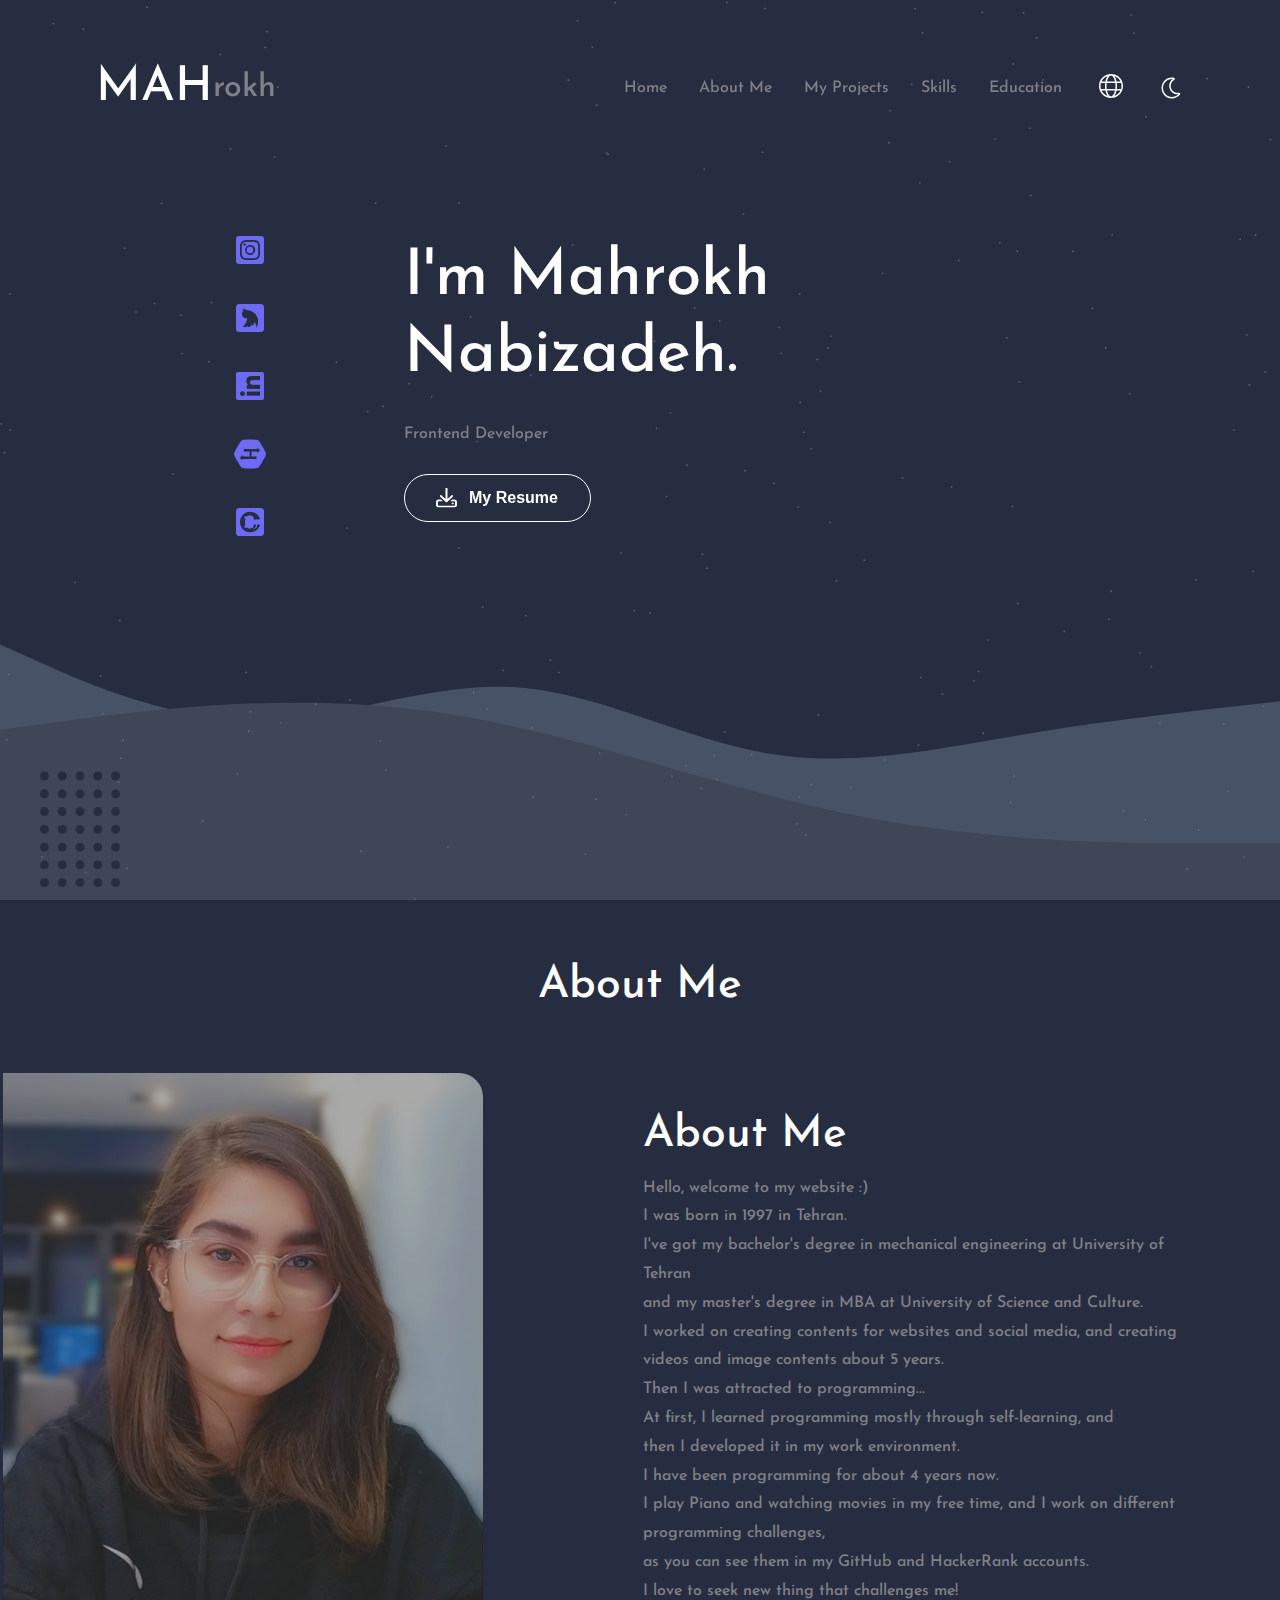
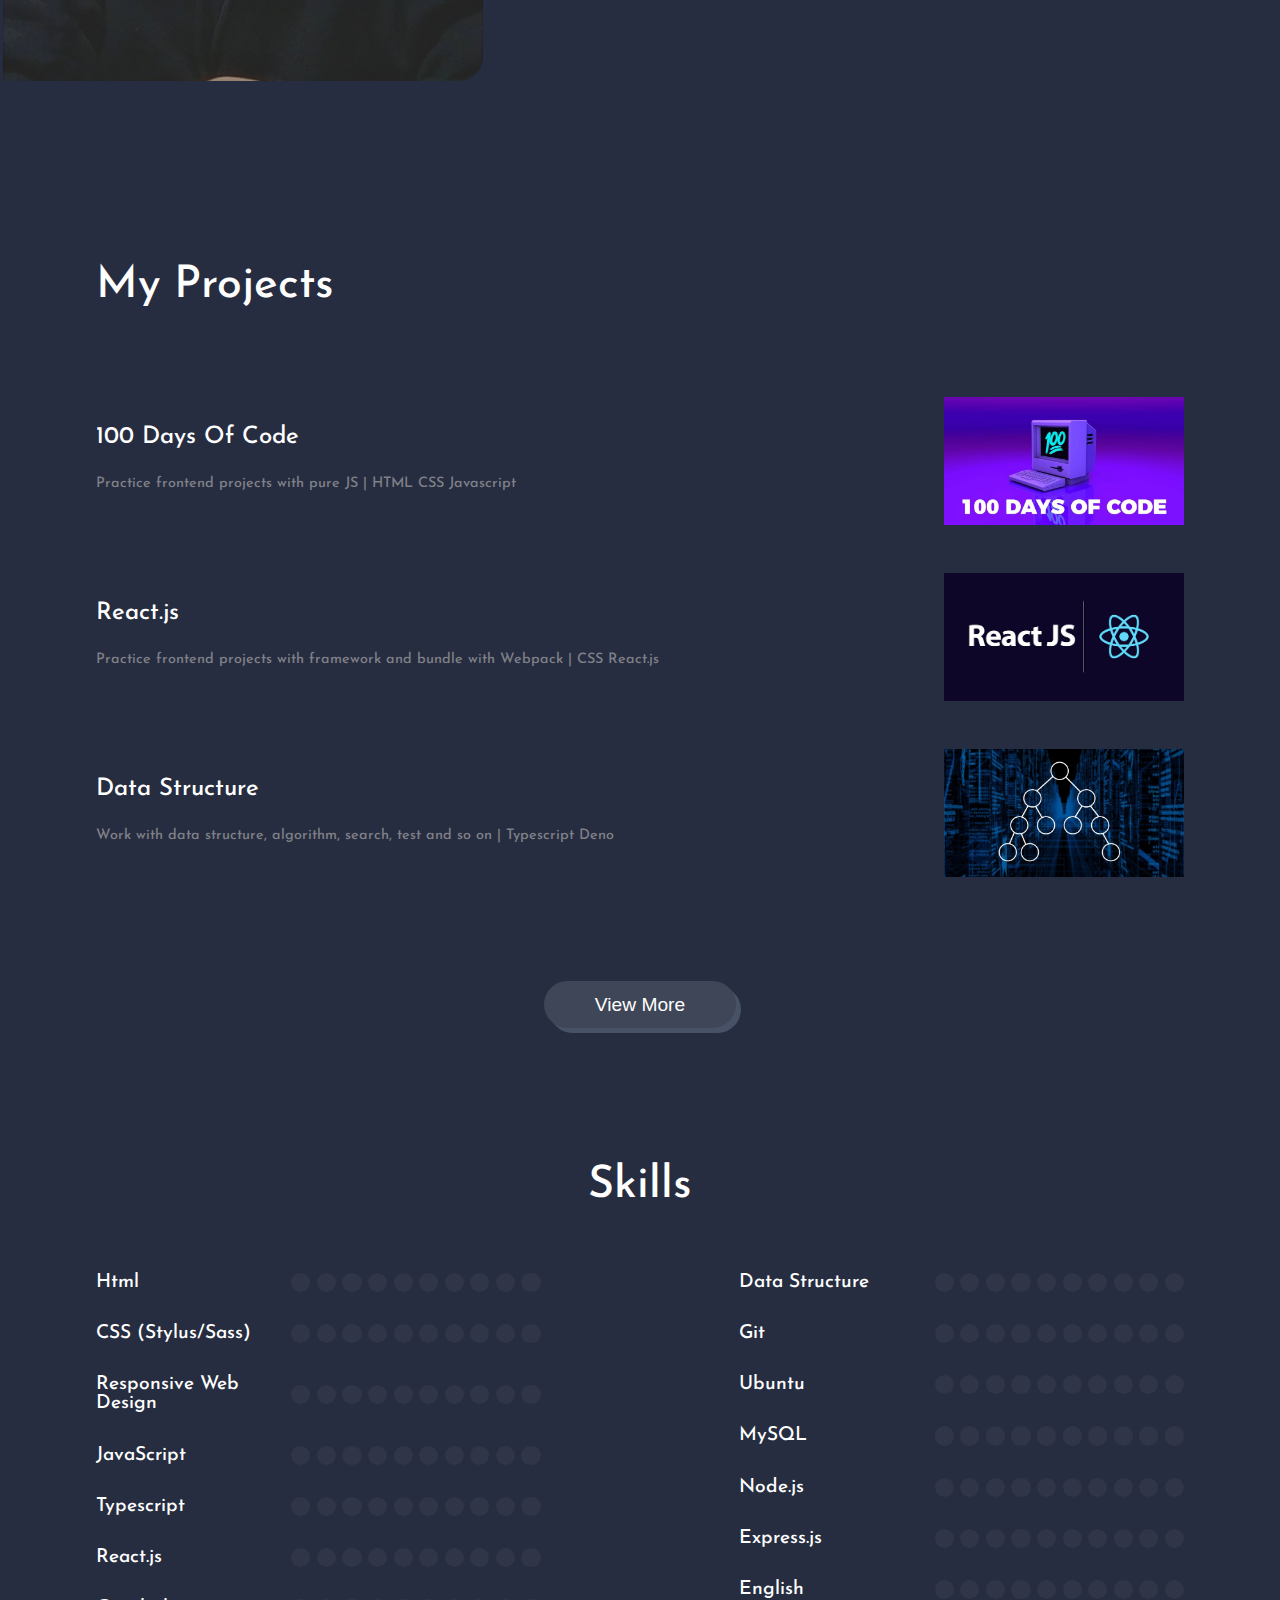
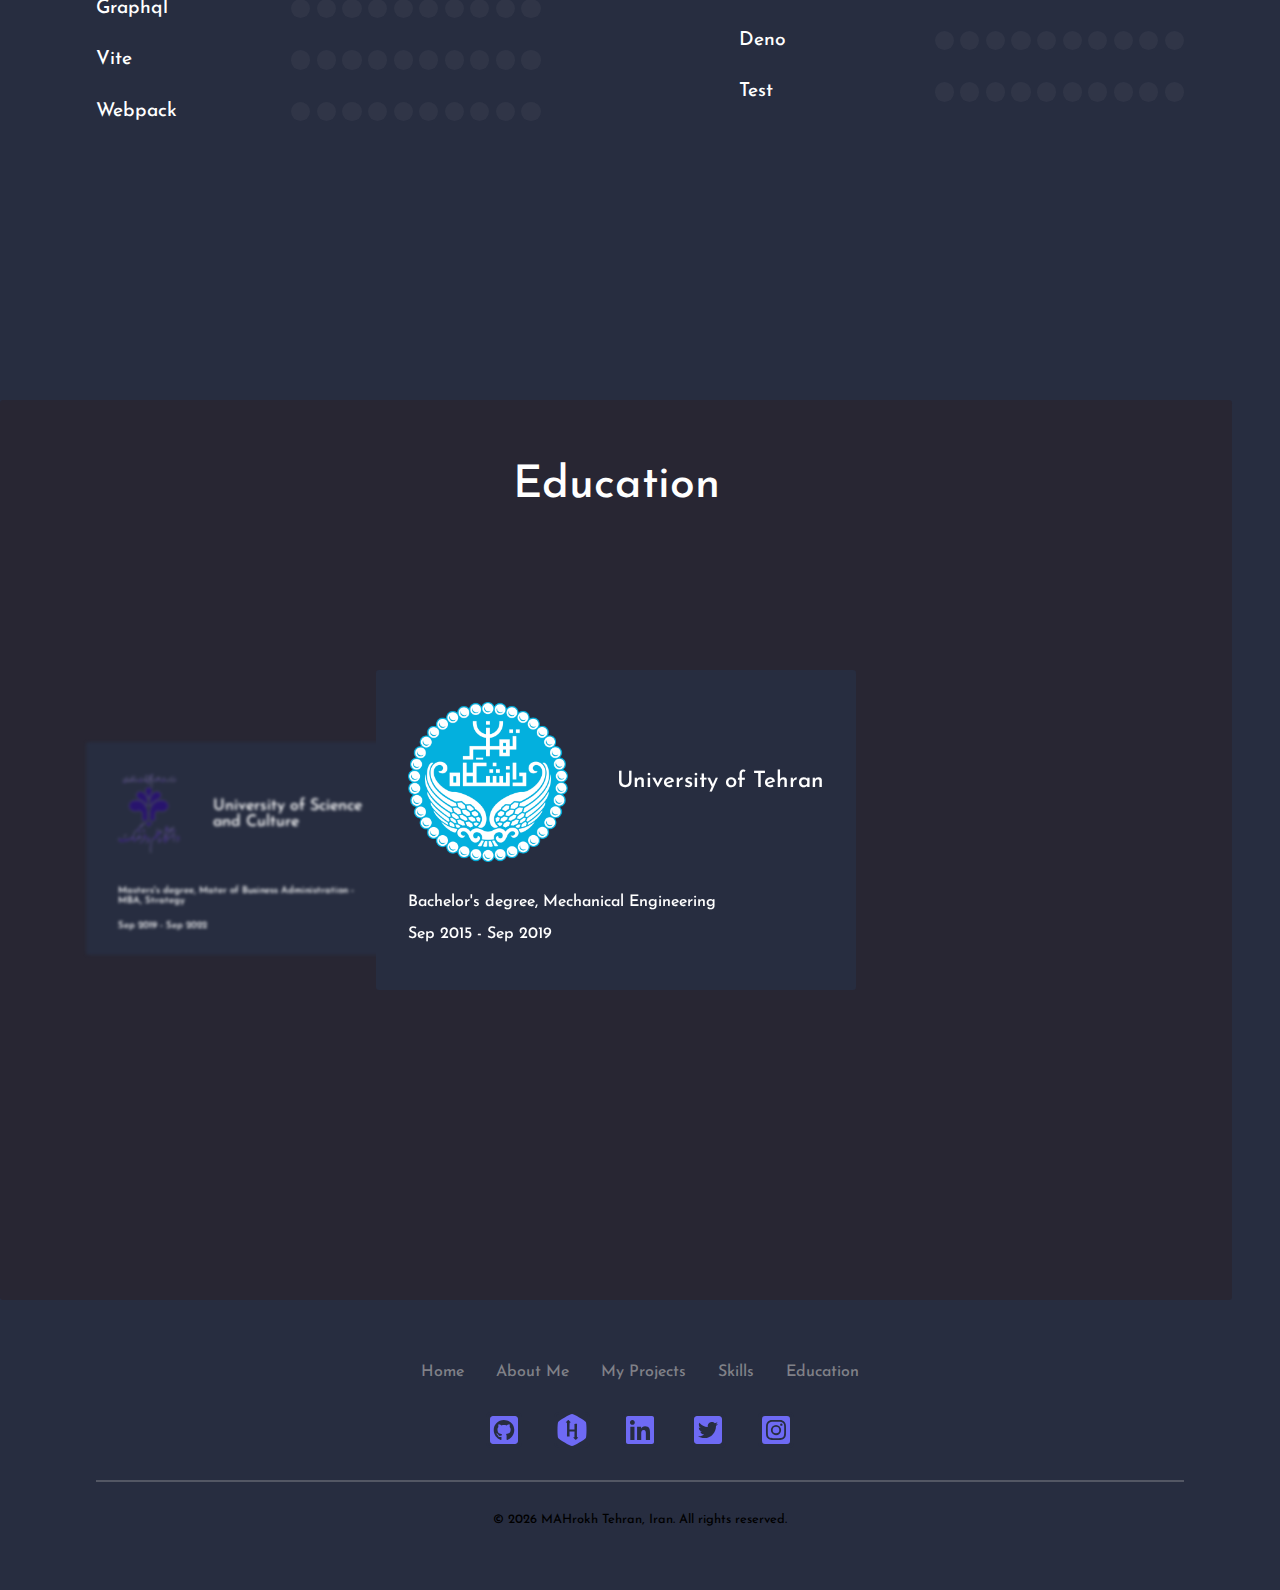
<file: index.html>
<!doctype html>
<html data-theme="dark" lang="en">
<head>
    <meta charset="UTF-8">
    <meta content="width=device-width, user-scalable=no, initial-scale=1.0, maximum-scale=1.0, minimum-scale=1.0"
          name="viewport">
    <meta content="ie=edge" http-equiv="X-UA-Compatible">
    <title data-i18n-key="title"></title>
  <script type="module" crossorigin src="./assets/main-BBayU-1U.js"></script>
  <link rel="modulepreload" crossorigin href="./assets/modulepreload-polyfill-B5Qt9EMX.js">
  <link rel="stylesheet" crossorigin href="./assets/main-Ct3720cd.css">
</head>
<body>
<div class="container" id="home">
    <header class="header">
        <nav class="navbar">
            <div class="logo">
                <span class="moon">MAH</span>
                <span class="face">rokh</span>
            </div>
            <div class="wrapper">
                <menu-component isHeaderMenu="true"></menu-component>
                <div class="language">
                    <img alt="" class="languageIcon"
                         src="./icons/globe-light.svg"/>
                    <div class="languageWrapper">
                        <span class="lang en active" data-i18n-key="en"></span>
                        <span class="lang fa" data-i18n-key="fa"></span>
                    </div>
                </div>
                <div class="lightTheme theme">
                    <img alt="" src="./icons/moon-over-sun-light.svg">
                </div>
                <div class="darkTheme theme">
                    <img alt="" src="./icons/moon-light.svg">
                </div>
                <div class="hamburgerMenu">
                    <span class="line line1"></span>
                    <span class="line line2"></span>
                    <span class="line line3"></span>
                </div>

            </div>
        </nav>
    </header>

    <section class="home">
        <contact-component></contact-component>
        <div class="nameWrapper">
            <h1 data-i18n-key="name"></h1>
            <h2 data-i18n-key="career"></h2>
            <a class="resumeButton" href="src/pages/resume/index.html" target="_blank">
                <button data-i18n-key="resume">
                </button>
                <img alt="" class="lightDownload downloadIcon" src="./icons/download-light-regular.svg">
                <img alt="" class="darkDownload downloadIcon" src="./icons/download-dark-regular.svg">
            </a>
        </div>
    </section>

    <svg-component></svg-component>
    <canvas id="myCanvas" tabindex="1"></canvas>
</div>
<div class="container" id="aboutMe">
    <h1 class="sectionHeader responsiveHeader" data-i18n-key="aboutMe"></h1>
    <section class="about">
        <div class="imageWrapper">
            <img alt="Mahrokh Nabizadeh" src="./images/personal/Mahrokh-Nabizadeh.jpg">
        </div>
        <div class="aboutWrapper">
            <h1 data-i18n-key="aboutMe"></h1>
            <p data-i18n-key="aboutMeText">
            </p>
        </div>
    </section>
</div>

<div class="container" id="myProjects">
    <h1 class="sectionHeader projectHeader" data-i18n-key="projects"></h1>
    <section class="projects">
        <a class="row" href="https://mahrokhnz.github.io/100-days-of-code/" target="_blank">
            <div class="column">
                <span data-i18n-key="100days"></span>
                <p data-i18n-key="100daysDescription"></p>
            </div>

            <img alt="100 days of code" src="./images/projects/100-days-of-code.jpeg">
        </a>

        <a class="row" href="https://mahrokhnz.github.io/react-js/" target="_blank">
            <div class="column">
                <span data-i18n-key="react"></span>
                <p data-i18n-key="reactDescription"></p>
            </div>

            <img alt="React" src="./images/projects/react.png">
        </a>

        <a class="row" href="https://github.com/mahrokhnz/data-structure" target="_blank">
            <div class="column">
                <span data-i18n-key="structure"></span>
                <p data-i18n-key="structureDescription"></p>
            </div>

            <img alt="Data Structure" src="./images/projects/data-structures.jpg">
        </a>

        <!--        <a class="row responsive" href="https://github.com/mahrokhnz/chatroom" target="_blank">-->
        <!--            <div class="column">-->
        <!--                <span data-i18n-key="chatroom"></span>-->
        <!--                <p data-i18n-key="chatroomDescription"></p>-->
        <!--            </div>-->

        <!--            <img alt="Chatroom" src="/images/projects/chatroom.png">-->
        <!--        </a>-->

        <a class="moreLink" href="https://github.com/mahrokhnz?tab=repositories" target="_blank">
            <button class="more" data-i18n-key="more">View More</button>
        </a>
    </section>
</div>

<div class="container" id="skills">
    <h1 class="sectionHeader" data-i18n-key="skills"></h1>
    <section class="skills">
        <div class="column firstColumn">
        </div>
        <div class="column secondColumn">
        </div>
    </section>
</div>

<div class="container" id="education">
    <section class="education">
        <h1 class="sectionHeader" data-i18n-key="education"></h1>
        <div class="cardWrapper">
            <education-component grade="bachelor"></education-component>
            <education-component grade="master"></education-component>
        </div>
    </section>
</div>
<footer class="container" id="footer">
    <section class="footer">
        <menu-component></menu-component>
        <contact-component></contact-component>
    </section>
    <div class="separator"></div>
    <span class="copyWrite"></span>
</footer>

</body>
</html>
</file>
<file: assets/main-Ct3720cd.css>
html,body,div,span,applet,object,iframe,h1,h2,h3,h4,h5,h6,p,blockquote,pre,a,abbr,acronym,address,big,cite,code,del,dfn,em,img,ins,kbd,q,s,samp,small,strike,strong,sub,sup,tt,var,b,u,i,center,dl,dt,dd,ol,ul,li,fieldset,form,label,legend,table,caption,tbody,tfoot,thead,tr,th,td,article,aside,canvas,details,embed,figure,figcaption,footer,header,hgroup,menu,nav,output,ruby,section,summary,time,mark,audio,video{margin:0;padding:0;box-sizing:border-box;border:0;font:inherit;vertical-align:baseline}article,aside,details,figcaption,figure,footer,header,hgroup,menu,nav,section{display:block}body{line-height:1}ol,ul{list-style:none}blockquote,q{quotes:none}blockquote:before,blockquote:after,q:before,q:after{content:none}table{border-collapse:collapse;border-spacing:0}@font-face{font-family:josefInSansBold;src:url(./JosefinSans-Bold-DRmmEYkr.ttf);font-weight:700}@font-face{font-family:josefInSansItalic;src:url(./JosefinSans-Italic-4G-v4Qcc.ttf);font-style:italic}@font-face{font-family:josefInSansLight;src:url(./JosefinSans-Light-Bh6eq-EH.ttf)}@font-face{font-family:josefInSansMedium;src:url(./JosefinSans-Medium-BkGG9d9V.ttf);font-weight:400}@font-face{font-family:josefInSansRegular;src:url(./JosefinSans-Regular-Bj0YcKZ5.ttf)}@font-face{font-family:josefInSansSemiBold;src:url(./JosefinSans-SemiBold-BQm9lUdC.ttf)}@font-face{font-family:josefInSansThin;src:url(./JosefinSans-Thin-Dp5JFQqw.ttf)}@font-face{font-family:iranSans;src:url(./IranSans-22QVupO0.ttf)}@font-face{font-family:cormorantGaramondBold;src:url(./CormorantGaramond-Bold-BCFSlILe.ttf);font-weight:700}@font-face{font-family:cormorantGaramondItalic;src:url(./CormorantGaramond-Italic-l6yHkTlQ.ttf);font-style:italic}@font-face{font-family:cormorantGaramondLight;src:url(./CormorantGaramond-Light-CMK17v8K.ttf)}@font-face{font-family:cormorantGaramondMedium;src:url(./CormorantGaramond-Medium-my6gPyd7.ttf);font-weight:400}@font-face{font-family:cormorantGaramondRegular;src:url(./CormorantGaramond-Regular-BDeOwQuC.ttf)}@font-face{font-family:cormorantGaramondSemiBold;src:url(./CormorantGaramond-SemiBold-CI36Bse0.ttf)}:root{--primary-color: #272d40;--secondary-color: #282633;--first-wave-color: #3e4657;--second-wave-color: #485266;--text-color: #ffffff;--neutral-color: #808188}html[data-theme=light]:root{--primary-color: #fff;--secondary-color: #e2e2e7;--first-wave-color: #544df0;--second-wave-color: #6e6af4;--text-color: #000000;--neutral-color: #808188}html:lang(fa):root .container{font-family:iranSans,serif}html:lang(fa):root .container .home{direction:rtl;max-width:unset;align-self:end}html:lang(fa):root .container .home .nameWrapper .resumeButton button{padding:0 4rem 0 2rem!important}@media (max-width: 840px){html:lang(fa):root .container .home .nameWrapper .resumeButton button{padding:0 3.5rem 0 1.5rem}}html:lang(fa):root .container .home .nameWrapper .resumeButton .downloadIcon{position:absolute;top:50%!important;left:unset!important;right:2rem!important;transform:translateY(-50%)}html:lang(fa):root .container .aboutWrapper,html:lang(fa):root .container .menu,html:lang(fa):root .container .card{direction:rtl}html:lang(fa):root #myProjects{direction:rtl}html{overflow-x:hidden;scroll-snap-type:y mandatory}@media (max-width: 465px){html{scroll-snap-type:none}}html[data-theme=light] .languageIcon{filter:invert(0%) sepia(82%) saturate(7426%) hue-rotate(32deg) brightness(87%) contrast(117%)!important}html[data-theme=light] .darkTheme,html[data-theme=light] .darkDownload{display:none}html[data-theme=light] .lightTheme,html[data-theme=light] .lightDownload,html .darkTheme,html .darkDownload{display:block}html .lightTheme,html .lightDownload{display:none}html .container{display:flex;flex-direction:column;padding:4rem 8rem;font-family:josefInSansMedium,serif;background-color:var(--primary-color);height:100vh;box-sizing:border-box;scroll-snap-align:end}@media (max-width: 1300px){html .container{padding:4rem 6rem}}@media (max-width: 940px){html .container{padding:4rem}}@media (max-width: 840px){html .container{padding:2rem 4rem}}@media (max-width: 465px){html .container{padding:2rem;height:unset}}html a{text-decoration:none;color:currentColor}html h1{font-size:2.8rem;color:var(--text-color)}@media (max-width: 840px){html h1{font-size:2.2rem}}html .sectionHeader{align-self:center;margin-bottom:4rem}@media (max-width: 840px){html .sectionHeader{margin-bottom:2rem}}html .menu{display:flex;gap:2rem;color:var(--neutral-color)}html .contactWrapper{display:flex;transform:rotate(-90deg);margin-top:8rem;gap:2rem;z-index:1}@media (max-width: 840px){html .contactWrapper{transform:rotate(-90deg) translateY(-140%)}}@media (max-width: 640px){html .contactWrapper{transform:rotate(0);margin-top:0}}html .contactWrapper .iconWrapper{display:flex;align-items:center;justify-content:center;box-sizing:border-box;border-radius:.3rem;border:2px var(--primary-color) solid;transition:border .3s ease-in-out}html .contactWrapper .iconWrapper:hover{border:2px var(--second-wave-color) solid}html .contactWrapper .iconWrapper img{width:2rem;height:2rem;cursor:pointer;box-sizing:border-box}@media (max-width: 840px){html .contactWrapper .iconWrapper{width:1.5rem;height:1.5rem}}html #home{overflow-x:hidden}@media (max-width: 465px){html #home{height:100vh}}html #home .header{z-index:5}html #home .header .navbar{display:flex;align-items:center;justify-content:space-between}html #home .header .navbar .logo{display:flex;align-items:center}html #home .header .navbar .logo .moon{font-size:3rem;color:var(--text-color)}@media (max-width: 465px){html #home .header .navbar .logo .moon{font-size:2.5rem}}html #home .header .navbar .logo .face{font-size:2rem;color:var(--neutral-color)}@media (max-width: 465px){html #home .header .navbar .logo .face{font-size:1.5rem}}html #home .header .navbar .wrapper{display:flex;align-items:center;gap:2.3rem}@media (max-width: 640px){html #home .header .navbar .wrapper{gap:.8rem}}@media (max-width: 840px){html #home .header .navbar .wrapper .headerMenu{display:flex;flex-direction:column;align-items:center;justify-content:center;position:absolute;top:0;right:0;bottom:0;left:0;background-color:var(--neutral-color);color:var(--text-color);z-index:5;transform:translate(-100%);transition:transform .3s ease-in-out}html #home .header .navbar .wrapper .headerMenu li{font-size:1.5rem;text-transform:uppercase}html #home .header .navbar .wrapper .headerMenu.openMenu{transform:translate(0)}}html #home .header .navbar .wrapper .hamburgerMenu{display:none}@media (max-width: 840px){html #home .header .navbar .wrapper .hamburgerMenu{height:22px;width:30px;display:flex;flex-direction:column;justify-content:space-between;cursor:pointer;z-index:6}html #home .header .navbar .wrapper .hamburgerMenu .line{display:block;height:.15rem;width:100%;border-radius:10px;background:var(--text-color)}html #home .header .navbar .wrapper .hamburgerMenu .line1{transform-origin:0 0;transition:transform .4s ease-in-out}html #home .header .navbar .wrapper .hamburgerMenu .line2{transition:transform .2s ease-in-out}html #home .header .navbar .wrapper .hamburgerMenu .line3{transform-origin:0 100%;transition:transform .4s ease-in-out}}html #home .header .navbar .wrapper .hamburgerMenu.open .line1{transform:rotate(45deg)}html #home .header .navbar .wrapper .hamburgerMenu.open .line2{transform:scaleY(0)}html #home .header .navbar .wrapper .hamburgerMenu.open .line3{transform:rotate(-45deg)}html #home .header .navbar .wrapper .hamburgerMenu.open .headerMenu{display:block}html #home .header .navbar .wrapper .theme{cursor:pointer;width:1.5rem;height:1.5rem}html #home .header .navbar .wrapper .language{cursor:pointer;position:relative}html #home .header .navbar .wrapper .language .languageIcon{width:1.5rem;height:1.5rem;filter:invert(100%) sepia(47%) saturate(149%) hue-rotate(208deg) brightness(113%) contrast(100%)}html #home .header .navbar .wrapper .language .languageWrapper{display:none}html #home .header .navbar .wrapper .language .languageWrapper.active{display:flex;align-items:center;position:absolute;flex-direction:column;background-color:var(--second-wave-color);gap:10px;padding:8px;top:130%;left:50%;transform:translate(-50%);border-radius:5px}html #home .header .navbar .wrapper .language .languageWrapper.active .lang{padding:10px 20px;border-radius:5px;color:#fff;font-size:1rem}@media (max-width: 640px){html #home .header .navbar .wrapper .language .languageWrapper.active .lang{padding:8px 18px;font-size:.8rem}}html #home .header .navbar .wrapper .language .languageWrapper.active .lang.active{background-color:var(--first-wave-color)}html #home .home{display:flex;margin-top:8rem;max-width:60rem;z-index:2}@media (max-width: 640px){html #home .home{flex-direction:column-reverse;gap:4rem}}@media (max-width: 400px){html #home .home{align-items:center}}html #home .svgContainer{position:absolute;left:0;right:0;bottom:0;z-index:0}html #home .svgContainer .frontWave{fill:var(--first-wave-color)}html #home .svgContainer .backWave{fill:var(--second-wave-color)}html #home .svgContainer circle{fill:var(--primary-color)}html #home .nameWrapper{display:flex;flex-direction:column;gap:2rem}@media (max-width: 840px){html #home .nameWrapper{transform:translate(-10%)}}@media (max-width: 640px){html #home .nameWrapper{transform:translate(0);gap:1rem}}@media (max-width: 400px){html #home .nameWrapper{text-align:center}}html #home .nameWrapper h1{font-size:4rem;color:var(--text-color);line-height:1.2}@media (max-width: 1120px){html #home .nameWrapper h1{font-size:3rem}}@media (max-width: 940px){html #home .nameWrapper h1{font-size:2.5rem}}@media (max-width: 840px){html #home .nameWrapper h1{font-size:2rem}}html #home .nameWrapper h2{color:var(--neutral-color)}html #home .nameWrapper .resumeButton{position:relative;align-self:flex-start}@media (max-width: 400px){html #home .nameWrapper .resumeButton{align-self:center}}html #home .nameWrapper .resumeButton button{height:3rem;background:transparent;border:1px var(--text-color) solid;color:var(--text-color);border-radius:4rem;align-self:flex-start;font-size:1rem;cursor:pointer;padding:0 2rem 0 4rem;font-weight:600}@media (max-width: 1120px){html #home .nameWrapper .resumeButton button{height:2.5rem}}@media (max-width: 840px){html #home .nameWrapper .resumeButton button{font-size:.9rem;padding:0 1.5rem 0 3.5rem;align-self:center}}html #home .nameWrapper .resumeButton .downloadIcon{position:absolute;top:50%;left:2rem;transform:translateY(-50%);width:1.3rem;height:1.3rem}@media (max-width: 840px){html #home .nameWrapper .resumeButton .downloadIcon{width:1.1rem;height:1.1rem}}html #home span{font-size:1.3rem;color:var(--neutral-color)}html #home .responsiveHeader{display:none}@media (max-width: 840px){html #home .responsiveHeader{display:block}}html #home #myCanvas{top:0;left:0;position:absolute;opacity:.6}html .about{display:flex;gap:10rem;margin-left:-7.8rem}@media (max-width: 1300px){html .about{margin-left:-5.8rem}}@media (max-width: 1120px){html .about{gap:5rem}}@media (max-width: 1025px){html .about{gap:3rem}}@media (max-width: 940px){html .about{margin-left:-3.8rem;gap:2rem}}@media (max-width: 840px){html .about{margin-left:0;gap:1rem}}@media (max-width: 380px){html .about{margin-left:0;gap:.5rem}}html .about .imageWrapper img{width:30rem;height:38rem;border-top-right-radius:1.5rem;border-bottom-right-radius:1.5rem;object-fit:cover}@media (max-width: 1120px){html .about .imageWrapper img{width:28rem;height:36rem}}@media (max-width: 1025px){html .about .imageWrapper img{width:26rem;height:34rem}}@media (max-width: 940px){html .about .imageWrapper img{width:24rem;height:32rem}}@media (max-width: 840px){html .about .imageWrapper img{width:20rem;height:20rem;border-top-right-radius:0;border-bottom-right-radius:0}}@media (max-width: 640px){html .about .imageWrapper img{width:17rem;height:17rem}}@media (max-width: 400px){html .about .imageWrapper img{width:14rem;height:14rem}}@media (max-width: 380px){html .about .imageWrapper img{width:10rem;height:10rem}}html .about .aboutWrapper{display:flex;flex-direction:column;gap:1rem;padding:2.5rem 0}@media (max-width: 840px){html .about .aboutWrapper h1{display:none}}@media (max-width: 1025px){html .about .aboutWrapper{padding:2rem 0}}@media (max-width: 940px){html .about .aboutWrapper{padding:1.7rem 0}}@media (max-width: 840px){html .about .aboutWrapper{padding:0}}html .about .aboutWrapper p{font-size:1rem;color:var(--neutral-color);line-height:1.8}@media (max-width: 1025px){html .about .aboutWrapper p{font-size:.95rem}}@media (max-width: 940px){html .about .aboutWrapper p{font-size:.85rem}}@media (max-width: 640px){html .about .aboutWrapper p{font-size:.75rem}}@media (max-width: 400px){html .about .aboutWrapper p{font-size:.65rem}}@media (max-width: 380px){html .about .aboutWrapper p{font-size:.55rem}}@media (max-width: 840px){html .about{flex-direction:column;align-items:center}}html #myProjects .projectHeader{align-self:flex-start}html #myProjects .projects{display:flex;flex-direction:column}html #myProjects .projects .row{display:flex;justify-content:space-between;align-items:center;margin-right:-8rem;margin-left:-8rem;padding:1.5rem 8rem;transition:background-color .3s ease-in-out;font-size:1.8rem}@media (max-width: 1300px){html #myProjects .projects .row{margin-right:-6rem;margin-left:-6rem;padding:1.5rem 6rem}}@media (max-width: 940px){html #myProjects .projects .row{margin-right:-4rem;margin-left:-4rem;padding:1.5rem 4rem}}@media (max-width: 840px){html #myProjects .projects .row{gap:1.5rem}}@media (max-width: 640px){html #myProjects .projects .row{flex-direction:column-reverse;align-items:flex-start;gap:1.2rem}}@media (max-width: 465px){html #myProjects .projects .row{margin-right:-2rem;margin-left:-2rem;padding:1rem 2rem}}html #myProjects .projects .row .column{display:flex;flex-direction:column;gap:1.4rem}html #myProjects .projects .row .column span{color:var(--text-color);font-size:1.8rem}@media (max-width: 1400px){html #myProjects .projects .row .column span{font-size:1.5rem}}@media (max-width: 465px){html #myProjects .projects .row .column span{font-size:1.3rem}}html #myProjects .projects .row .column p{color:var(--neutral-color);font-size:1rem;line-height:1.7}@media (max-width: 1400px){html #myProjects .projects .row .column p{font-size:.9rem}}@media (max-width: 465px){html #myProjects .projects .row .column p{font-size:.8rem}}html #myProjects .projects .row img{object-fit:cover;width:15rem;height:8rem}@media (max-width: 1025px){html #myProjects .projects .row img{width:13rem;height:7rem}}@media (max-width: 465px){html #myProjects .projects .row img{width:12rem;height:6rem}}html #myProjects .projects .row:hover{background-color:var(--secondary-color)}@media (max-width: 640px){html #myProjects .projects .responsive{display:none}}html #myProjects .projects .moreLink{align-self:center;margin-top:5rem;cursor:pointer}@media (max-width: 640px){html #myProjects .projects .moreLink{margin-top:2rem}}@media (max-width: 465px){html #myProjects .projects .moreLink{margin-top:1rem}}html #myProjects .projects .moreLink .more{cursor:pointer;width:12rem;font-size:1.2rem;padding:.8rem;border:none;box-shadow:var(--second-wave-color) 5px 5px;background-color:var(--first-wave-color);border-radius:1.5rem;color:#fff}@media (max-width: 840px){html #myProjects .projects .moreLink .more{width:10rem;font-size:1rem}}@media (max-width: 840px){html #skills{justify-content:unset}}html .skills{display:flex;justify-content:space-between}html .skills .column{display:flex;flex-direction:column;gap:2rem}@media (max-width: 840px){html .skills .column{gap:1.5rem}}@media (max-width: 380px){html .skills .column{gap:1.2rem}}html .skills .column .skill{display:flex;justify-content:space-between;gap:.2rem}html .skills .column .skill h3{font-size:1.4rem;width:18rem;color:var(--text-color)}@media (max-width: 1400px){html .skills .column .skill h3{width:15rem}}@media (max-width: 1300px){html .skills .column .skill h3{font-size:1.2rem;width:12rem}}@media (max-width: 1120px){html .skills .column .skill h3{font-size:1rem;width:9rem}}@media (max-width: 940px){html .skills .column .skill h3{width:8rem}}@media (max-width: 400px){html .skills .column .skill h3{font-size:.6rem;width:5rem}}html .skills .column .skill .wrapper{display:flex;align-items:center;gap:.4rem}html .skills .column .skill .wrapper .circle{width:1.2rem;height:1.2rem;border-radius:50%;background-color:var(--neutral-color);opacity:.1;transition:opacity .3s ease-in-out}@media (max-width: 1025px){html .skills .column .skill .wrapper .circle{width:.9rem;height:.9rem}}@media (max-width: 400px){html .skills .column .skill .wrapper .circle{width:.6rem;height:.6rem}}html .skills .column .skill .wrapper .circle:hover:not(.active){background-color:var(--second-wave-color);opacity:.3}html .skills .column .skill .wrapper .active{background-color:var(--second-wave-color);opacity:1}@media (max-width: 840px){html .skills{flex-direction:column;gap:1.5rem}}@media (max-width: 380px){html .skills{gap:1.2rem}}html .education{display:flex;justify-content:center;position:relative;background-color:var(--secondary-color);margin:-4rem -5rem -4rem -8rem;border-radius:.2rem;height:100vh}@media (max-width: 1300px){html .education{margin:-4rem -3rem -4rem -6rem}}@media (max-width: 940px){html .education{margin:-4rem -1rem -4rem -4rem;flex-direction:column;justify-content:unset}}@media (max-width: 840px){html .education{margin:-2rem -1rem -2rem -4rem}}@media (max-width: 640px){html .education{margin:-2rem -4rem}}@media (max-width: 465px){html .education{margin:-2rem}}html .education h1{align-self:unset;margin:4rem auto 0}@media (max-width: 940px){html .education h1{margin-bottom:4rem}}@media (max-width: 840px){html .education h1{margin-top:2rem;margin-bottom:2rem}}html .education .cardWrapper{display:flex}@media (max-width: 940px){html .education .cardWrapper{flex-direction:column;gap:1rem;align-self:center}}html .education .cardWrapper .svgContainer{fill:var(--secondary-color)}html .education .cardWrapper .card{display:flex;flex-direction:column;gap:2rem;left:20%;top:38%;width:20rem;height:13.33rem;position:absolute;transform:translate(-50%);color:#fff;transition-property:background-color,left,width,height;transition:.3s ease-in-out;cursor:pointer;padding:2rem;border-radius:.2rem;background-color:var(--primary-color)}@media (max-width: 1400px){html .education .cardWrapper .card{filter:blur(.1rem)}}@media (max-width: 940px){html .education .cardWrapper .card{filter:blur(0);position:unset;transform:translate(0);width:unset;height:unset;padding:1.5rem;cursor:default}}@media (max-width: 640px){html .education .cardWrapper .card{width:23rem}}@media (max-width: 465px){html .education .cardWrapper .card{width:20rem}}@media (max-width: 380px){html .education .cardWrapper .card{width:18rem}}@media (max-width: 380px){html .education .cardWrapper .card{padding:1.2rem}}html .education .cardWrapper .card.active{left:50%;top:30%;width:30rem;height:20rem;z-index:10;cursor:default}@media (max-width: 1400px){html .education .cardWrapper .card.active{filter:blur(0)}}@media (max-width: 940px){html .education .cardWrapper .card.active{width:unset;height:unset;padding:1.5rem}}@media (max-width: 640px){html .education .cardWrapper .card.active{width:23rem}}@media (max-width: 465px){html .education .cardWrapper .card.active{width:20rem}}@media (max-width: 380px){html .education .cardWrapper .card.active{width:18rem;padding:1.2rem}}html .education .cardWrapper .card.active .universityWrapper h2{font-size:1.4rem}@media (max-width: 940px){html .education .cardWrapper .card.active .universityWrapper h2{font-size:1.2rem}}@media (max-width: 465px){html .education .cardWrapper .card.active .universityWrapper h2{font-size:1rem}}html .education .cardWrapper .card.active .universityWrapper img{width:10rem;height:10rem}@media (max-width: 940px){html .education .cardWrapper .card.active .universityWrapper img{width:7rem;height:7rem}}@media (max-width: 465px){html .education .cardWrapper .card.active .universityWrapper img{width:5rem;height:5rem}}html .education .cardWrapper .card.active .infoWrapper h3{font-size:1rem}@media (max-width: 940px){html .education .cardWrapper .card.active .infoWrapper h3{font-size:.8rem}}@media (max-width: 465px){html .education .cardWrapper .card.active .infoWrapper h3{font-size:.6rem}}html .education .cardWrapper .card.active .infoWrapper span{font-size:1rem}@media (max-width: 940px){html .education .cardWrapper .card.active .infoWrapper span{font-size:.8rem}}@media (max-width: 465px){html .education .cardWrapper .card.active .infoWrapper span{font-size:.6rem}}html .education .cardWrapper .card .universityWrapper{display:flex;align-items:center;justify-content:space-between;gap:2rem}html .education .cardWrapper .card .universityWrapper h2{font-size:1rem;transition:font-size .3s ease-in-out;color:var(--text-color)}@media (max-width: 940px){html .education .cardWrapper .card .universityWrapper h2{font-size:1.2rem}}@media (max-width: 465px){html .education .cardWrapper .card .universityWrapper h2{font-size:1rem}}html .education .cardWrapper .card .universityWrapper img{width:5rem;height:5rem;transition-property:width,height;transition:.3s ease-in-out;object-fit:contain}@media (max-width: 940px){html .education .cardWrapper .card .universityWrapper img{width:7rem;height:7rem}}@media (max-width: 465px){html .education .cardWrapper .card .universityWrapper img{width:5rem;height:5rem}}html .education .cardWrapper .card .infoWrapper{display:flex;flex-direction:column;gap:1rem}html .education .cardWrapper .card .infoWrapper h3{font-size:.6rem;transition:font-size .3s ease-in-out;color:var(--text-color)}@media (max-width: 940px){html .education .cardWrapper .card .infoWrapper h3{font-size:.8rem}}@media (max-width: 465px){html .education .cardWrapper .card .infoWrapper h3{font-size:.6rem}}html .education .cardWrapper .card .infoWrapper span{font-size:.6rem;transition:font-size .3s ease-in-out}@media (max-width: 940px){html .education .cardWrapper .card .infoWrapper span{font-size:.8rem}}@media (max-width: 465px){html .education .cardWrapper .card .infoWrapper span{font-size:.6rem}}html #footer{display:flex;flex-direction:column;gap:2rem;justify-content:center;height:unset}html #footer .footer{display:flex;align-items:center;flex-direction:column;gap:2rem}@media (max-width: 380px){html #footer .footer .menu li{font-size:.7rem}}html #footer .footer .contactWrapper{transform:rotate(0);margin-top:0}html #footer .separator{height:.1rem;background-color:var(--neutral-color);opacity:.5}html #footer .copyWrite{font-size:.8rem;align-self:center}@media (max-width: 380px){html #footer .copyWrite{font-size:.5rem}}@supports (-webkit-touch-callout: none) and (not (translate: none)){body .menu *:not(:last-child){margin-inline-end:2rem}body .contactWrapper *:not(:last-child){margin-inline-end:2rem}body .header .navbar .wrapper *:not(:last-child){margin-inline-end:2.3rem}@media (max-width: 465px){body .header .navbar .wrapper *:not(:last-child) *:not(:last-child){margin-inline-end:.8rem}}body .header .navbar .wrapper .language .languageWrapper.active *:not(:last-child){margin-bottom:10rem}@media (max-width: 640px){body .header .home *:not(:last-child){margin-bottom:4rem}}body .header .nameWrapper *:not(:last-child){margin-bottom:2rem}@media (max-width: 640px){body .header .nameWrapper *:not(:last-child){margin-bottom:1rem}}body .header .companies *:not(:last-child){margin-inline-end:8rem}body .header .about *:not(:last-child){margin-inline-end:10rem}body .header .about .aboutWrapper *:not(:last-child){margin-bottom:1rem}@media (max-width: 1120px){body .header .about *:not(:last-child){margin-inline-end:5rem}}@media (max-width: 1025px){body .header .about *:not(:last-child){margin-inline-end:3rem}}@media (max-width: 940px){body .header .about *:not(:last-child){margin-inline-end:2rem}}@media (max-width: 840px){body .header .about *:not(:last-child){margin-inline-end:1rem}}@media (max-width: 380px){body .header .about *:not(:last-child){margin-inline-end:.5rem}}body .header .skills .column *:not(:last-child){margin-bottom:2rem}@media (max-width: 840px){body .header .skills .column *:not(:last-child){margin-bottom:1.5rem}}@media (max-width: 380px){body .header .skills .column *:not(:last-child){margin-bottom:1.2rem}}body .header .skills .column .skill .wrapper *:not(:last-child){margin-inline-end:.4rem}@media (max-width: 840px){body .header .skills *:not(:last-child){margin-bottom:1.5rem}}@media (max-width: 380px){body .header .skills *:not(:last-child){margin-bottom:1.2rem}}body .header .education .cardWrapper .card *:not(:last-child){margin-bottom:2rem}body .header .education .cardWrapper .card .universityWrapper *:not(:last-child){margin-inline-end:2rem}body .header .education .cardWrapper .card .infoWrapper *:not(:last-child){margin-bottom:1rem}@media (max-width: 940px){body .header .education .cardWrapper *:not(:last-child){margin-bottom:1rem}}body .header #footer *:not(:last-child){margin-bottom:2rem}body .header #footer .footer *:not(:last-child){margin-bottom:2rem}}
</file>
